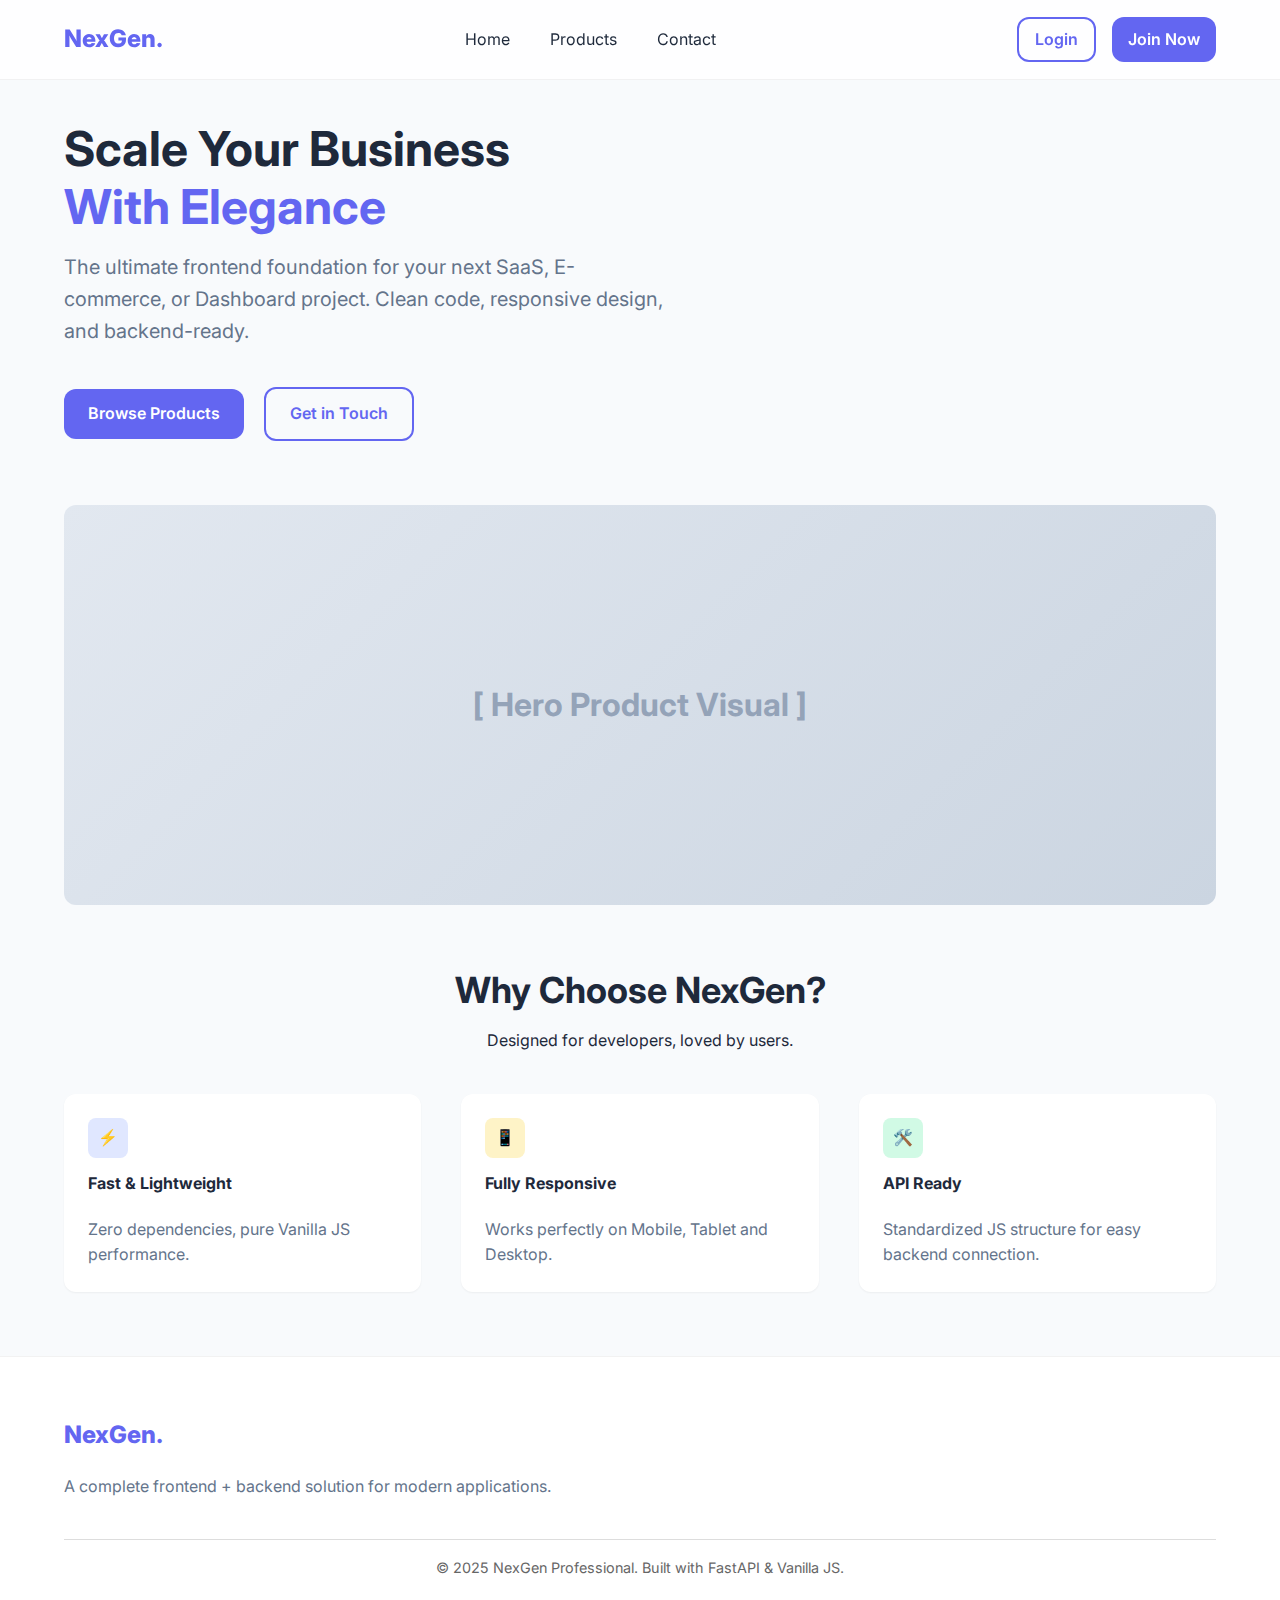
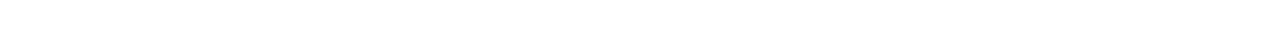
<file: index.html>
<!DOCTYPE html>
<html lang="en">

<head>
    <meta charset="UTF-8">
    <meta name="viewport" content="width=device-width, initial-scale=1.0">
    <title>NexGen | Professional E-Commerce & Dashboard</title>
    <meta name="description"
        content="A premium frontend template for modern web applications. Built with Vanilla JS and CSS3.">
    <!-- Google Fonts -->
    <link rel="preconnect" href="https://fonts.googleapis.com">
    <link rel="preconnect" href="https://fonts.gstatic.com" crossorigin>
    <link href="https://fonts.googleapis.com/css2?family=Inter:wght@400;600;700;800&display=swap" rel="stylesheet">
    <!-- Main Stylesheet -->
    <link rel="stylesheet" href="css/style.css">
</head>

<body>

    <!-- Inject Navbar via main.js -->
    <header id="main-header"></header>

    <main>
        <!-- Hero Section -->
        <section class="hero container mt-4">
            <div class="hero-content animate-fade">
                <h1>Scale Your Business <br><span style="color: var(--primary)">With Elegance</span></h1>
                <p
                    style="font-size: 1.25rem; color: var(--text-muted); max-width: 600px; margin-bottom: var(--space-lg);">
                    The ultimate frontend foundation for your next SaaS, E-commerce, or Dashboard project.
                    Clean code, responsive design, and backend-ready.
                </p>
                <div class="hero-actions">
                    <a href="pages/products.html" class="btn btn-primary">Browse Products</a>
                    <a href="pages/contact.html" class="btn btn-outline" style="margin-left: var(--space-sm);">Get in
                        Touch</a>
                </div>
            </div>
            <div class="hero-image animate-fade" style="animation-delay: 0.2s; margin-top: var(--space-xl);">
                <!-- Mockup placeholder -->
                <div
                    style="width: 100%; height: 400px; background: linear-gradient(135deg, #e2e8f0 0%, #cbd5e1 100%); border-radius: var(--radius); display: flex; align-items: center; justify-content: center; font-weight: 700; color: #94a3b8; font-size: 2rem;">
                    [ Hero Product Visual ]
                </div>
            </div>
        </section>

        <!-- Features Section -->
        <section class="features container" style="margin-top: var(--space-xl);">
            <div class="text-center">
                <h2>Why Choose NexGen?</h2>
                <p>Designed for developers, loved by users.</p>
            </div>
            <div class="footer-grid mt-4">
                <div class="footer-col"
                    style="background: white; padding: var(--space-md); border-radius: var(--radius); box-shadow: var(--shadow-sm);">
                    <div
                        style="width: 40px; height: 40px; background: #e0e7ff; border-radius: 8px; margin-bottom: 1rem; display: flex; align-items: center; justify-content: center; color: var(--primary);">
                        ⚡</div>
                    <h4>Fast & Lightweight</h4>
                    <p>Zero dependencies, pure Vanilla JS performance.</p>
                </div>
                <div class="footer-col"
                    style="background: white; padding: var(--space-md); border-radius: var(--radius); box-shadow: var(--shadow-sm);">
                    <div
                        style="width: 40px; height: 40px; background: #fef3c7; border-radius: 8px; margin-bottom: 1rem; display: flex; align-items: center; justify-content: center; color: var(--accent);">
                        📱</div>
                    <h4>Fully Responsive</h4>
                    <p>Works perfectly on Mobile, Tablet and Desktop.</p>
                </div>
                <div class="footer-col"
                    style="background: white; padding: var(--space-md); border-radius: var(--radius); box-shadow: var(--shadow-sm);">
                    <div
                        style="width: 40px; height: 40px; background: #d1fae5; border-radius: 8px; margin-bottom: 1rem; display: flex; align-items: center; justify-content: center; color: var(--success);">
                        🛠️</div>
                    <h4>API Ready</h4>
                    <p>Standardized JS structure for easy backend connection.</p>
                </div>
            </div>
        </section>
    </main>

    <!-- Inject Footer via main.js -->
    <footer id="main-footer"></footer>

    <!-- Scripts -->
    <script src="js/main.js" type="module"></script>
</body>

</html>
</file>
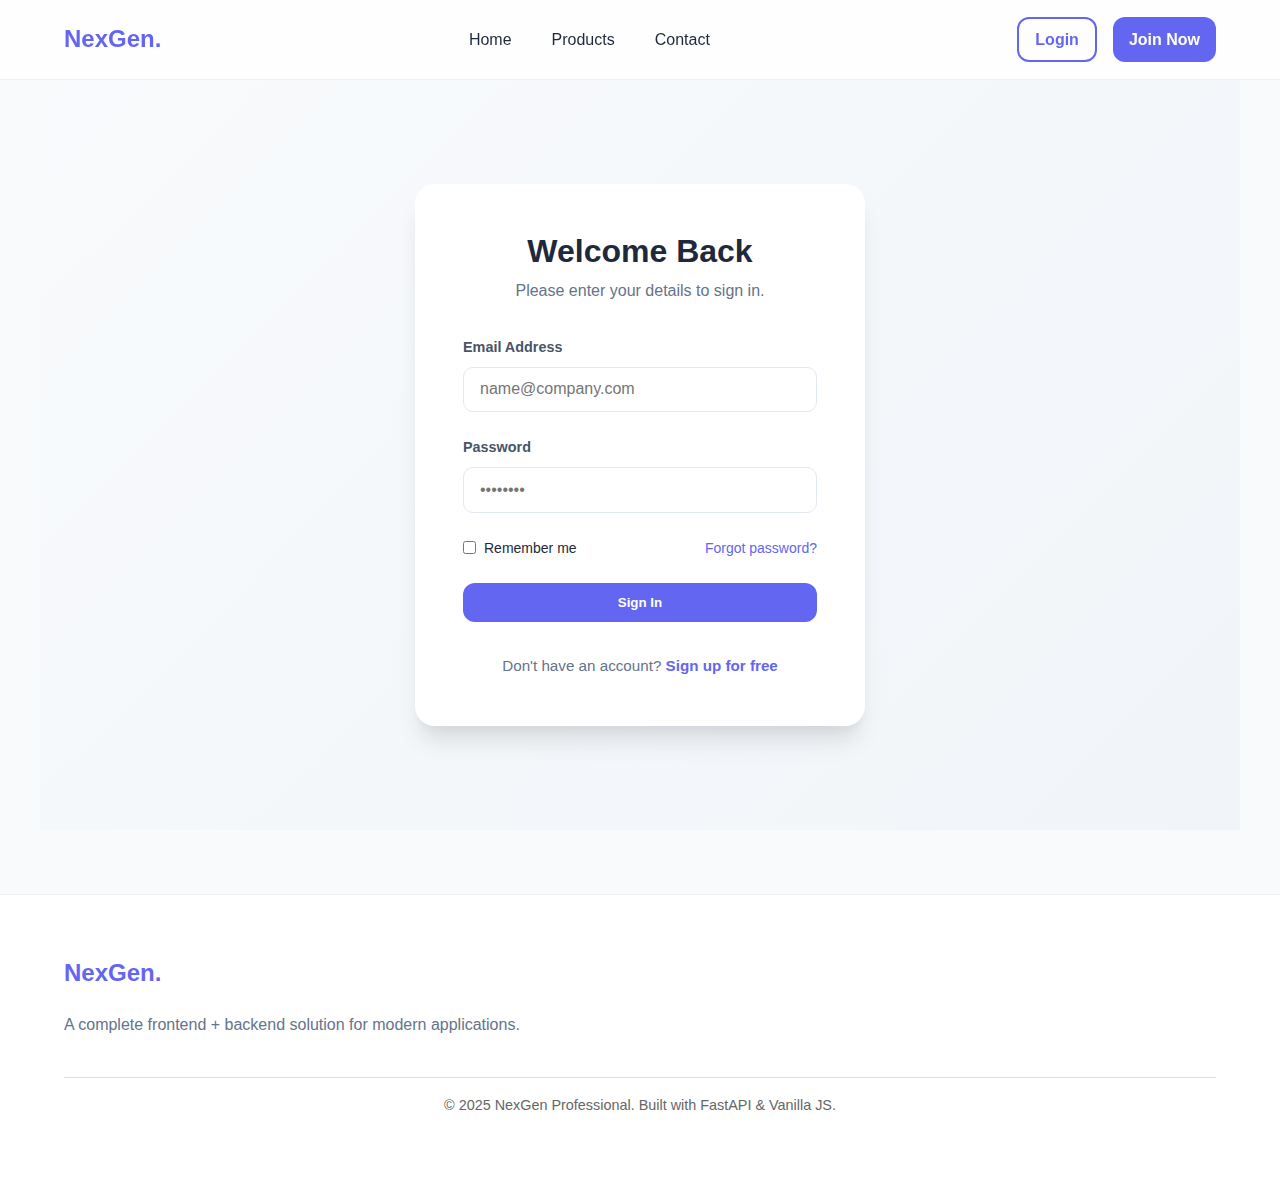
<file: pages/admin.html>
<!DOCTYPE html>
<html lang="en">

<head>
    <meta charset="UTF-8">
    <meta name="viewport" content="width=device-width, initial-scale=1.0">
    <title>Manage Products | NexGen Admin</title>
    <link rel="stylesheet" href="../css/style.css">
    <link rel="stylesheet" href="../css/pages/products.css">
    <style>
        .admin-table {
            width: 100%;
            border-collapse: collapse;
            background: white;
            border-radius: var(--radius);
            overflow: hidden;
            box-shadow: var(--shadow-md);
            margin-top: var(--space-lg);
        }

        .admin-table th,
        .admin-table td {
            padding: 1rem;
            text-align: left;
            border-bottom: 1px solid #f1f5f9;
        }

        .admin-table th {
            background: #f8fafc;
            font-weight: 700;
            color: var(--secondary);
        }

        .btn-small {
            padding: 0.4rem 0.8rem;
            font-size: 0.8rem;
            border-radius: 6px;
        }
    </style>
</head>

<body style="background-color: #f1f5f9;">
    <!-- Auth Guard -->
    <script>
        if (!localStorage.getItem('user')) {
            window.location.href = 'login.html';
        }
    </script>

    <header id="main-header"></header>

    <main class="container mt-4">
        <header
            style="display: flex; justify-content: space-between; align-items: center; margin-bottom: var(--space-lg);">
            <div>
                <h1>Product Management</h1>
                <p style="color: var(--text-muted);">Create, update, or delete products from the inventory.</p>
            </div>
            <button id="add-product-btn" class="btn btn-primary">+ Add New Product</button>
        </header>

        <section id="admin-content">
            <table class="admin-table">
                <thead>
                    <tr>
                        <th>ID</th>
                        <th>Icon</th>
                        <th>Name</th>
                        <th>Category</th>
                        <th>Price</th>
                        <th>Actions</th>
                    </tr>
                </thead>
                <tbody id="product-table-body">
                    <!-- Rows injected via JS -->
                    <tr>
                        <td colspan="6" style="text-align:center;">Loading products...</td>
                    </tr>
                </tbody>
            </table>
        </section>
    </main>

    <!-- Modal for Add/Edit -->
    <div id="product-modal" class="modal">
        <div class="modal-content">
            <div class="modal-header">
                <h3 id="modal-title">Add New Product</h3>
                <span id="close-modal" class="close-btn">&times;</span>
            </div>
            <form id="product-form" class="product-form">
                <input type="hidden" id="product-id">
                <div class="form-group">
                    <label>Product Name</label>
                    <input type="text" id="name" placeholder="Enter product name" required>
                </div>
                <div class="form-group">
                    <label>Price ($)</label>
                    <input type="number" step="0.01" id="price" placeholder="0.00" required>
                </div>
                <div class="form-group">
                    <label>Category</label>
                    <select id="category">
                        <option value="Tech">Tech</option>
                        <option value="Gaming">Gaming</option>
                        <option value="Furniture">Furniture</option>
                        <option value="Home">Home</option>
                    </select>
                </div>
                <div class="form-group">
                    <label>Icon (Emoji)</label>
                    <input type="text" id="image" placeholder="e.g. 🎧" required>
                </div>
                <button type="submit" class="btn btn-primary" style="width: 100%; margin-top: 1rem;">Save
                    Product</button>
            </form>
        </div>
    </div>

    <footer id="main-footer"></footer>

    <script src="../js/main.js" type="module"></script>
    <script type="module">
        import { APIService } from '../js/api.js';

        const modal = document.getElementById('product-modal');
        const productForm = document.getElementById('product-form');
        const tableBody = document.getElementById('product-table-body');
        let allProducts = [];

        async function init() {
            loadProducts();
            setupEvents();
        }

        async function loadProducts() {
            try {
                allProducts = await APIService.getProducts();
                renderTable();
            } catch (err) {
                tableBody.innerHTML = `<tr><td colspan="6" style="text-align:center; color: red;">Error: ${err.message}</td></tr>`;
            }
        }

        function renderTable() {
            if (allProducts.length === 0) {
                tableBody.innerHTML = `<tr><td colspan="6" style="text-align:center;">No products found.</td></tr>`;
                return;
            }

            tableBody.innerHTML = allProducts.map(p => `
                <tr>
                    <td>#${p.id}</td>
                    <td style="font-size: 1.5rem;">${p.image}</td>
                    <td style="font-weight: 600;">${p.name}</td>
                    <td><span style="background: #e2e8f0; padding: 2px 8px; border-radius: 4px; font-size: 0.75rem;">${p.category}</span></td>
                    <td>$${p.price.toFixed(2)}</td>
                    <td>
                        <button class="btn btn-edit btn-small edit-btn" data-id="${p.id}">Edit</button>
                        <button class="btn btn-delete btn-small delete-btn" data-id="${p.id}">Delete</button>
                    </td>
                </tr>
            `).join('');

            document.querySelectorAll('.edit-btn').forEach(btn => btn.onclick = () => openEditModal(btn.dataset.id));
            document.querySelectorAll('.delete-btn').forEach(btn => btn.onclick = () => handleDelete(btn.dataset.id));
        }

        function setupEvents() {
            document.getElementById('add-product-btn').onclick = openAddModal;
            document.getElementById('close-modal').onclick = () => modal.classList.remove('active');
            productForm.onsubmit = handleFormSubmit;
        }

        function openAddModal() {
            document.getElementById('modal-title').innerText = "Add New Product";
            productForm.reset();
            document.getElementById('product-id').value = "";
            modal.classList.add('active');
        }

        function openEditModal(id) {
            const p = allProducts.find(x => x.id == id);
            if (!p) return;
            document.getElementById('modal-title').innerText = "Edit Product";
            document.getElementById('product-id').value = p.id;
            document.getElementById('name').value = p.name;
            document.getElementById('price').value = p.price;
            document.getElementById('category').value = p.category;
            document.getElementById('image').value = p.image;
            modal.classList.add('active');
        }

        async function handleFormSubmit(e) {
            e.preventDefault();
            const id = document.getElementById('product-id').value;
            const data = {
                name: document.getElementById('name').value,
                price: parseFloat(document.getElementById('price').value),
                category: document.getElementById('category').value,
                image: document.getElementById('image').value
            };

            try {
                if (id) await APIService.updateProduct(id, data);
                else await APIService.createProduct(data);

                modal.classList.remove('active');
                loadProducts();
            } catch (err) { alert("Action failed"); }
        }

        async function handleDelete(id) {
            if (!confirm("Delete this product?")) return;
            try {
                await APIService.deleteProduct(id);
                loadProducts();
            } catch (err) { alert("Delete failed"); }
        }

        init();
    </script>
</body>

</html>
</file>
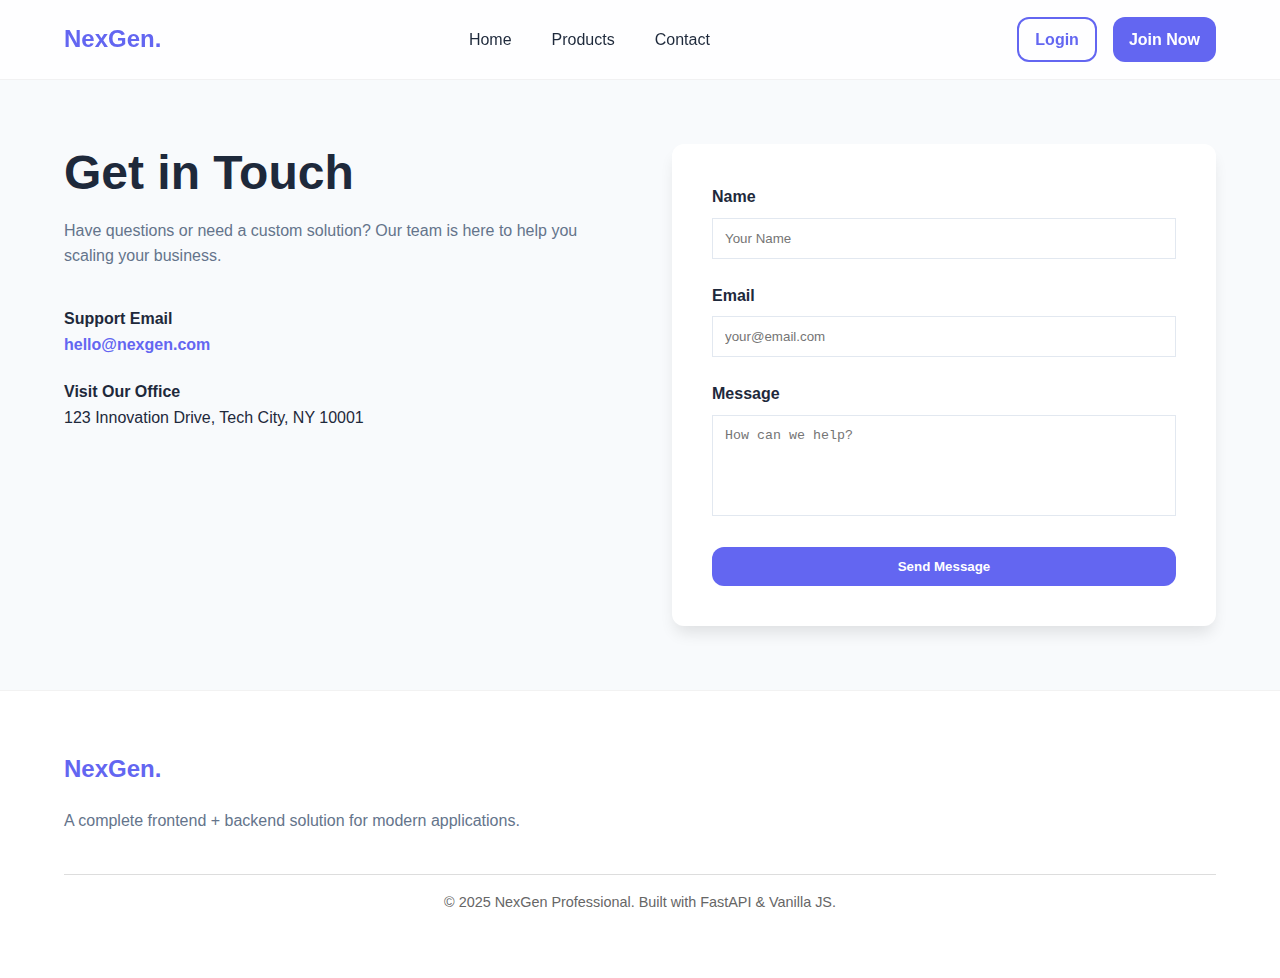
<file: pages/contact.html>
<!DOCTYPE html>
<html lang="en">

<head>
    <meta charset="UTF-8">
    <meta name="viewport" content="width=device-width, initial-scale=1.0">
    <title>Contact Us | NexGen</title>
    <link rel="stylesheet" href="../css/style.css">
</head>

<body>
    <header id="main-header"></header>

    <main class="container mt-4">
        <div
            style="display: grid; grid-template-columns: repeat(auto-fit, minmax(300px, 1fr)); gap: var(--space-xl); margin-top: var(--space-xl);">
            <div>
                <h1>Get in Touch</h1>
                <p style="color: var(--text-muted); margin-bottom: var(--space-lg);">Have questions or need a custom
                    solution? Our team is here to help you scaling your business.</p>

                <div style="margin-bottom: var(--space-md);">
                    <h4 style="margin-bottom: 0.25rem;">Support Email</h4>
                    <p style="color: var(--primary); font-weight: 600;">hello@nexgen.com</p>
                </div>

                <div style="margin-bottom: var(--space-md);">
                    <h4 style="margin-bottom: 0.25rem;">Visit Our Office</h4>
                    <p>123 Innovation Drive, Tech City, NY 10001</p>
                </div>
            </div>

            <div
                style="background: white; padding: var(--space-lg); border-radius: var(--radius); box-shadow: var(--shadow-lg);">
                <form id="contact-form">
                    <div style="margin-bottom: 1.5rem;">
                        <label style="display: block; margin-bottom: 0.5rem; font-weight: 600;">Name</label>
                        <input type="text" class="btn-outline"
                            style="width: 100%; padding: 0.75rem; border: 1px solid #e2e8f0; color: var(--text-main); text-align: left;"
                            placeholder="Your Name" required>
                    </div>
                    <div style="margin-bottom: 1.5rem;">
                        <label style="display: block; margin-bottom: 0.5rem; font-weight: 600;">Email</label>
                        <input type="email" class="btn-outline"
                            style="width: 100%; padding: 0.75rem; border: 1px solid #e2e8f0; color: var(--text-main); text-align: left;"
                            placeholder="your@email.com" required>
                    </div>
                    <div style="margin-bottom: 1.5rem;">
                        <label style="display: block; margin-bottom: 0.5rem; font-weight: 600;">Message</label>
                        <textarea rows="5" class="btn-outline"
                            style="width: 100%; padding: 0.75rem; border: 1px solid #e2e8f0; color: var(--text-main); resize: none;"
                            placeholder="How can we help?"></textarea>
                    </div>
                    <button type="submit" class="btn btn-primary" style="width: 100%;">Send Message</button>
                    <div id="contact-success"
                        style="display:none; color: var(--success); text-align: center; margin-top: 1rem; font-weight: 600;">
                        Message sent successfully!
                    </div>
                </form>
            </div>
        </div>
    </main>

    <footer id="main-footer"></footer>

    <script src="../js/main.js" type="module"></script>
    <script>
        <script type="module">
            import {APIService} from '../js/api.js';

            document.getElementById('contact-form').addEventListener('submit', async function (e) {
                e.preventDefault();
            const btn = this.querySelector('button');
            const success = document.getElementById('contact-success');

            // Gather data
            const payload = {
                name: this.querySelector('input[placeholder="Your Name"]').value,
            email: this.querySelector('input[placeholder="your@email.com"]').value,
            message: this.querySelector('textarea').value
            };

            const originalText = btn.innerText;
            btn.innerText = 'Sending...';
            btn.disabled = true;

            try {
                await APIService.sendInfo(payload);
            btn.style.display = 'none';
            success.style.display = 'block';
            this.reset();
            } catch (err) {
                alert("Failed to send: " + err.message);
            btn.innerText = originalText;
            btn.disabled = false;
            }
        });
    </script>
</body>

</html>
</file>
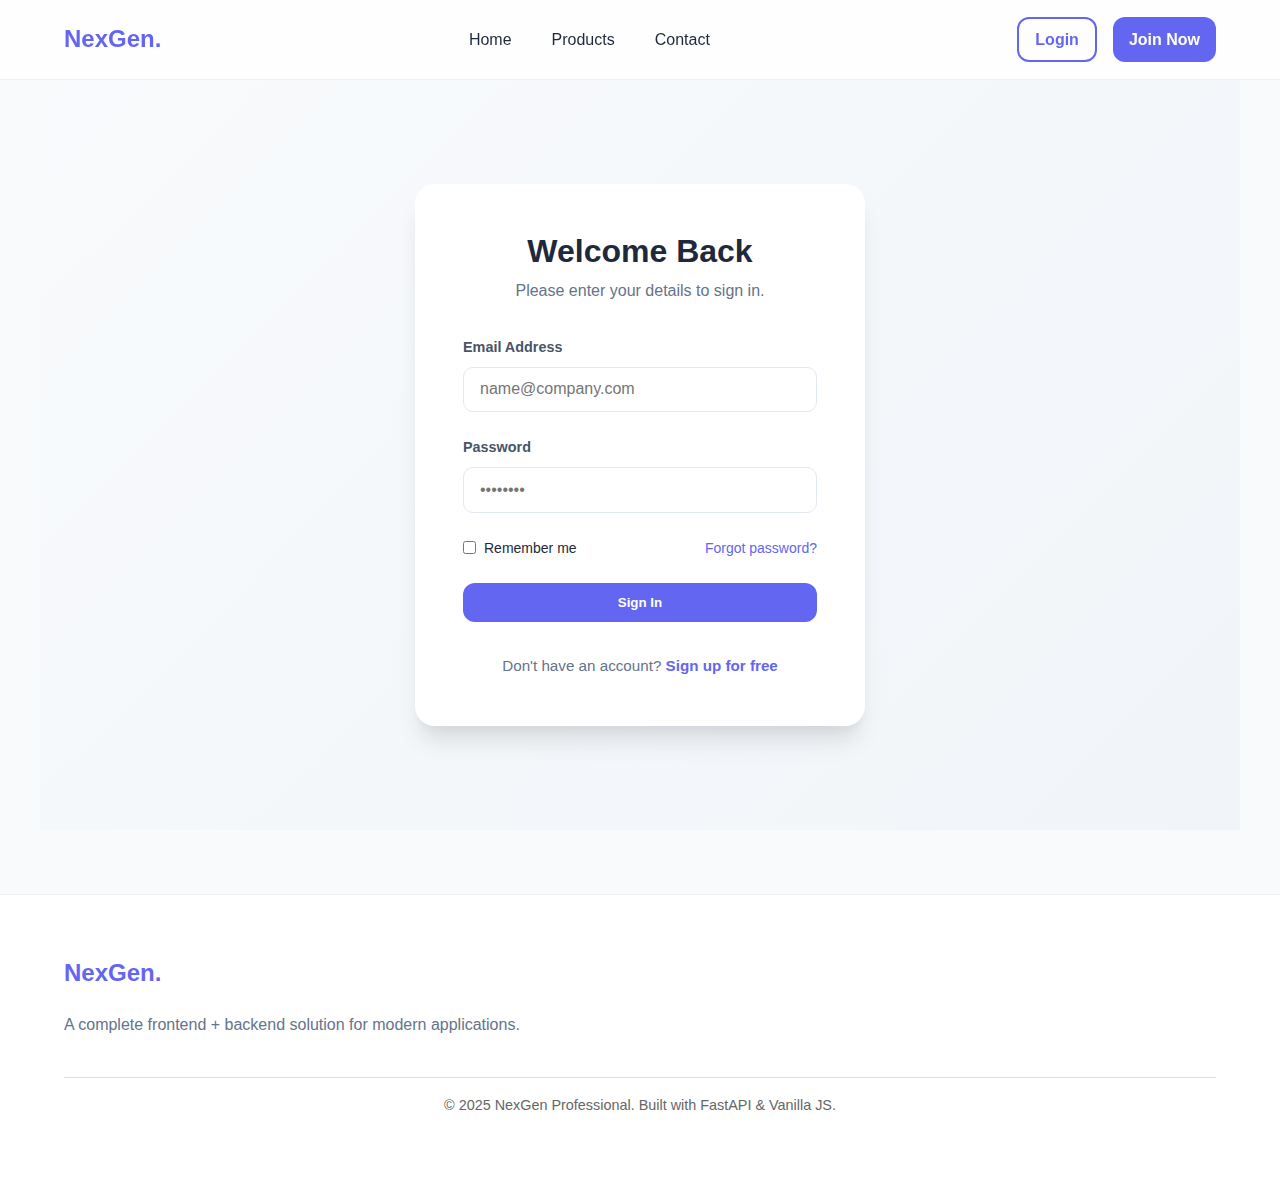
<file: pages/dashboard.html>
<!DOCTYPE html>
<html lang="en">

<head>
    <meta charset="UTF-8">
    <meta name="viewport" content="width=device-width, initial-scale=1.0">
    <title>Dashboard | NexGen</title>
    <link rel="stylesheet" href="../css/style.css">
</head>

<body style="background-color: #f1f5f9;">
    <!-- Simple check before anything renders -->
    <script>
        if (!localStorage.getItem('user')) {
            window.location.href = 'login.html';
        }
    </script>

    <header id="main-header"></header>

    <main class="container mt-4">
        <div
            style="background: white; padding: var(--space-lg); border-radius: var(--radius); box-shadow: var(--shadow-md);">
            <header
                style="display: flex; justify-content: space-between; align-items: center; margin-bottom: var(--space-lg);">
                <div>
                    <h1>User Dashboard</h1>
                    <p id="user-welcome">Welcome back, loading...</p>
                </div>
                <div id="stats-summary" style="display: flex; gap: var(--space-lg);">
                    <div class="text-center">
                        <div style="font-size: 1.5rem; font-weight: 800; color: var(--primary);">12</div>
                        <div style="font-size: 0.75rem; color: var(--text-muted);">Orders</div>
                    </div>
                    <div class="text-center">
                        <div style="font-size: 1.5rem; font-weight: 800; color: var(--success);">$1,240</div>
                        <div style="font-size: 0.75rem; color: var(--text-muted);">Spent</div>
                    </div>
                </div>
            </header>

            <section style="margin-top: var(--space-xl);">
                <h3>Recent Activity</h3>
                <div style="margin-top: var(--space-md); border-top: 1px solid rgba(0,0,0,0.05);">
                    <div
                        style="padding: 1rem 0; border-bottom: 1px solid rgba(0,0,0,0.05); display: flex; justify-content: space-between;">
                        <span>Order #19284 - Wireless Headset</span>
                        <span style="color: var(--success); font-weight: 600;">Delivered</span>
                    </div>
                    <div
                        style="padding: 1rem 0; border-bottom: 1px solid rgba(0,0,0,0.05); display: flex; justify-content: space-between;">
                        <span>Order #19275 - Ergo Chair</span>
                        <span style="color: var(--accent); font-weight: 600;">Processing</span>
                    </div>
                </div>
            </section>
        </div>
    </main>

    <footer id="main-footer"></footer>

    <script src="../js/main.js" type="module"></script>
    <script type="module">
        import { APIService } from '../js/api.js';

        async function loadProfile() {
            try {
                const profile = await APIService.getUserProfile();
                document.getElementById('user-welcome').innerText = `Welcome back, ${profile.name}! You've been a member since ${profile.joinedDate}.`;
            } catch (err) {
                console.error(err);
                document.getElementById('user-welcome').innerHTML = `<span style="color: var(--error)">Error loading profile: ${err.message}</span>`;
            }
        }
        loadProfile();
    </script>
</body>

</html>
</file>
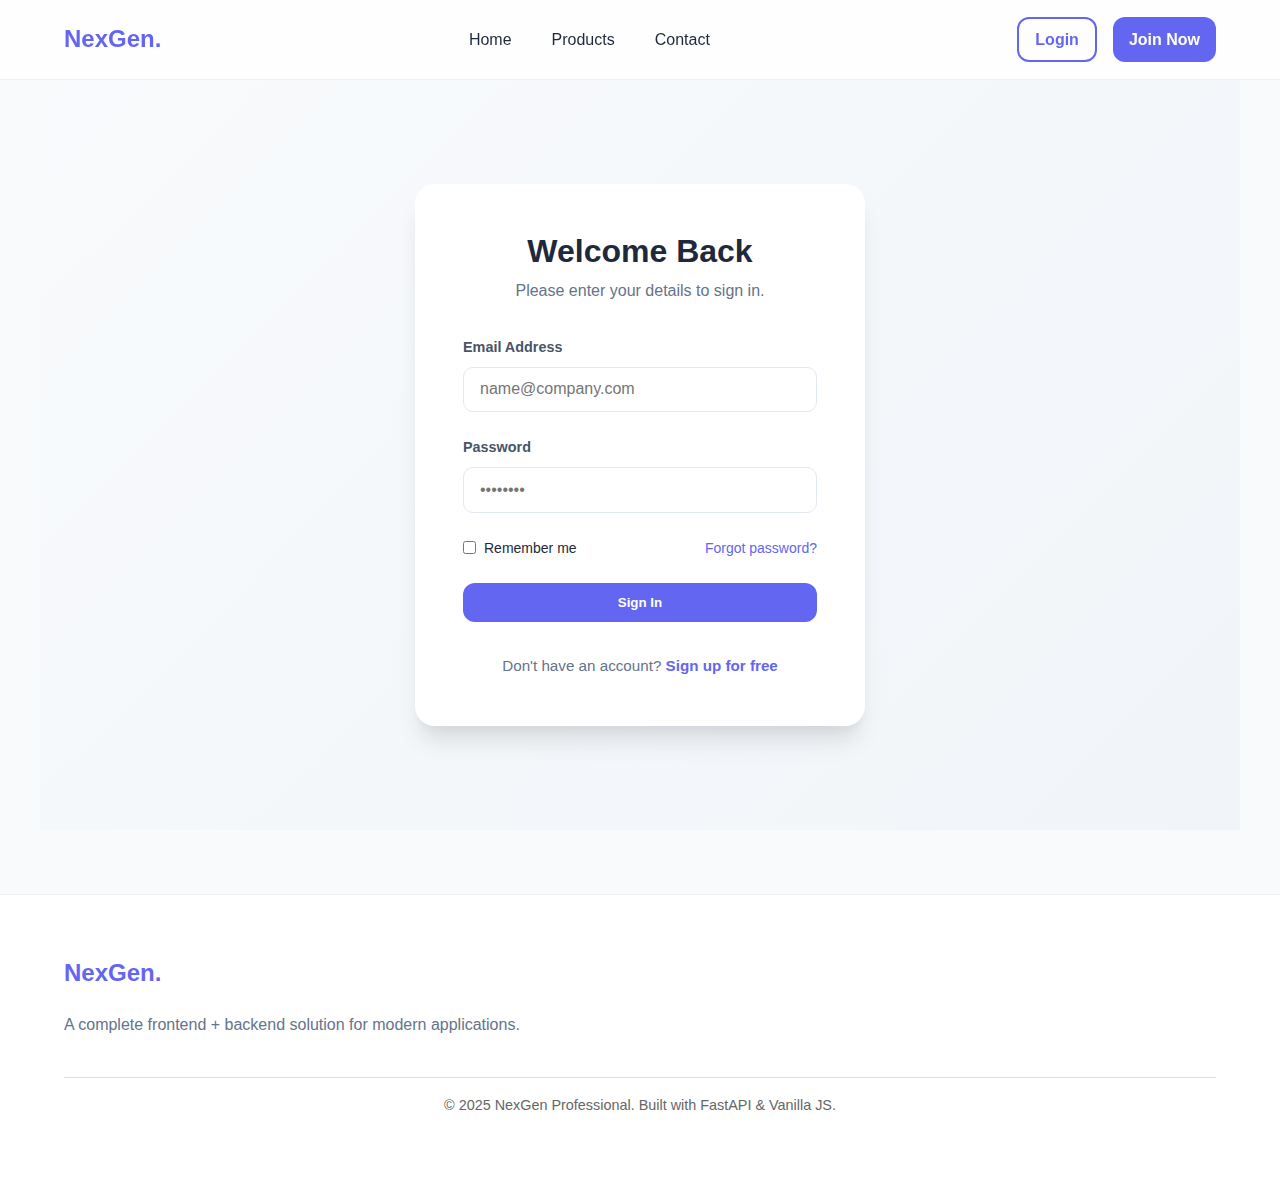
<file: pages/login.html>
<!DOCTYPE html>
<html lang="en">

<head>
    <meta charset="UTF-8">
    <meta name="viewport" content="width=device-width, initial-scale=1.0">
    <title>Login | NexGen</title>
    <link rel="stylesheet" href="../css/style.css">
    <link rel="stylesheet" href="../css/pages/auth.css">
</head>

<body>
    <header id="main-header"></header>

    <main class="auth-wrapper container">
        <div class="auth-card">
            <h2 class="text-center">Welcome Back</h2>
            <p class="text-center" style="color: var(--text-muted); margin-bottom: 2rem;">Please enter your details to
                sign in.</p>

            <form id="login-form">
                <div class="form-group">
                    <label for="email">Email Address</label>
                    <input type="email" id="email" class="form-input" placeholder="name@company.com" required>
                    <span id="email-error" class="error-message"></span>
                </div>

                <div class="form-group">
                    <label for="password">Password</label>
                    <input type="password" id="password" class="form-input" placeholder="••••••••" required>
                    <span id="password-error" class="error-message"></span>
                </div>

                <div style="display: flex; justify-content: space-between; align-items: center; margin-bottom: 1.5rem;">
                    <label
                        style="font-size: 0.875rem; display: flex; align-items: center; gap: 0.5rem; cursor: pointer;">
                        <input type="checkbox"> Remember me
                    </label>
                    <a href="#" style="font-size: 0.875rem; color: var(--primary);">Forgot password?</a>
                </div>

                <button type="submit" class="btn btn-primary" style="width: 100%;">Sign In</button>
            </form>

            <div class="auth-footer">
                Don't have an account? <a href="register.html">Sign up for free</a>
            </div>
        </div>
    </main>

    <footer id="main-footer"></footer>

    <script src="../js/main.js" type="module"></script>
    <script src="../js/auth.js" type="module"></script>
</body>

</html>
</file>
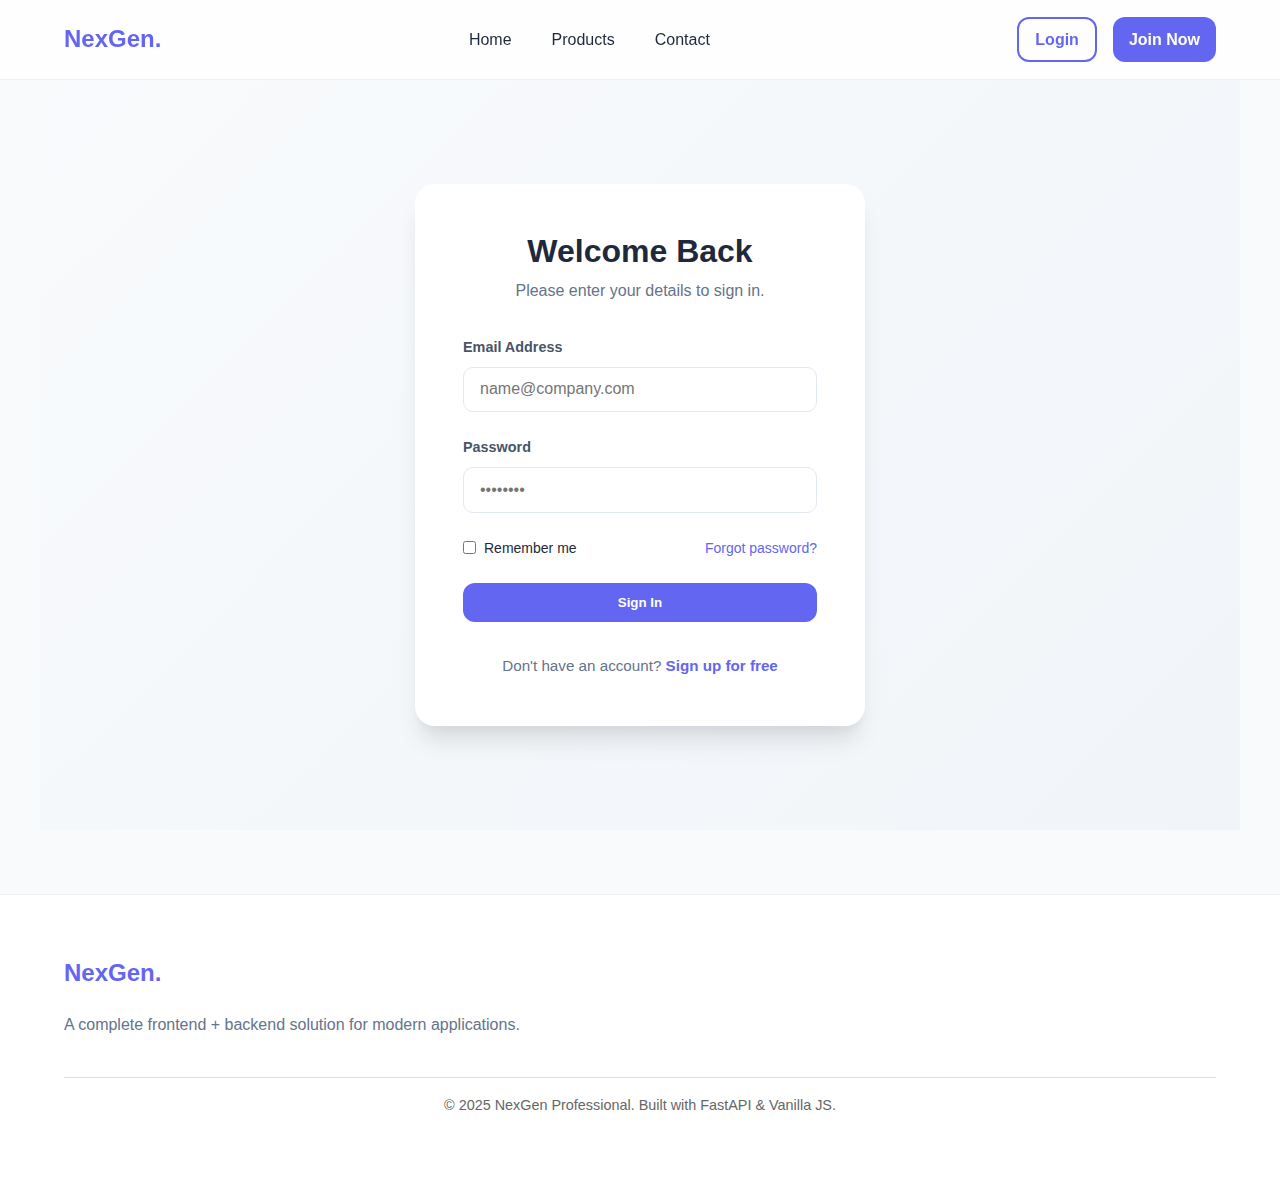
<file: pages/products.html>
<!DOCTYPE html>
<html lang="en">

<head>
    <meta charset="UTF-8">
    <meta name="viewport" content="width=device-width, initial-scale=1.0">
    <title>Product Management | NexGen</title>
    <link rel="stylesheet" href="../css/style.css">
    <link rel="stylesheet" href="../css/pages/products.css">
    <style>
        /* Ensuring Edit/Delete buttons are very visible */
        .card-actions {
            display: flex;
            gap: 0.5rem;
            margin-top: 1.5rem;
            padding-top: 1rem;
            border-top: 1px solid #eee;
        }

        .btn-edit {
            background-color: #4f46e5;
            color: white;
            flex: 1;
            padding: 0.5rem;
            border-radius: 6px;
            font-size: 0.85rem;
            font-weight: 600;
        }

        .btn-delete {
            background-color: #ef4444;
            color: white;
            flex: 1;
            padding: 0.5rem;
            border-radius: 6px;
            font-size: 0.85rem;
            font-weight: 600;
        }

        .controls-header {
            display: flex;
            justify-content: space-between;
            align-items: center;
            margin-bottom: 2rem;
            background: white;
            padding: 1.5rem;
            border-radius: 12px;
            box-shadow: var(--shadow-sm);
        }

        .search-box {
            padding: 0.75rem 1rem;
            border: 1px solid #ddd;
            border-radius: 8px;
            width: 300px;
        }
    </style>
</head>

<body>
    <!-- Simple check before anything renders -->
    <script>
        if (!localStorage.getItem('access_token')) {
            window.location.href = 'login.html';
        }
    </script>
    <header id="main-header"></header>

    <main class="container mt-4">
        <div class="controls-header">
            <div>
                <h1>Product Inventory</h1>
                <p style="color: var(--text-muted);">Manage your current stock and products.</p>
            </div>
            <div style="display: flex; gap: 1rem;">
                <input type="text" id="search-input" class="search-box" placeholder="Search products...">
                <button id="add-product-btn" class="btn btn-primary">+ Add New Product</button>
            </div>
        </div>

        <div id="product-list" class="products-grid">
            <!-- Products will be rendered here -->
            <p>Loading your products...</p>
        </div>
    </main>

    <!-- The Modal for Adding/Updating -->
    <div id="product-modal" class="modal">
        <div class="modal-content">
            <div class="modal-header">
                <h3 id="modal-title">New Product</h3>
                <span id="close-modal" class="close-btn">&times;</span>
            </div>
            <form id="product-form" class="product-form" onsubmit="handleSaveProduct(event)">
                <input type="hidden" id="product-id">
                <div class="form-group">
                    <label>Product Name</label>
                    <input type="text" id="name" placeholder="E.g. Wireless Mouse" required>
                </div>
                <div class="form-group">
                    <label>Price ($)</label>
                    <input type="number" step="0.01" id="price" placeholder="29.99" required>
                </div>
                <div class="form-group">
                    <label>Category</label>
                    <select id="category">
                        <option value="Tech">Tech</option>
                        <option value="Gaming">Gaming</option>
                        <option value="Furniture">Furniture</option>
                        <option value="Home">Home</option>
                    </select>
                </div>
                <div class="form-group">
                    <label>Product Image/Icon (Emoji)</label>
                    <input type="text" id="image" placeholder="🖱️" required>
                </div>
                <button type="submit" class="btn btn-primary" style="width: 100%; margin-top: 1rem;">Save
                    Product</button>
            </form>
        </div>
    </div>

    <footer id="main-footer"></footer>

    <script src="../js/main.js" type="module"></script>
    <script type="module">
        import { APIService } from '../js/api.js';

        const productList = document.getElementById('product-list');
        const productForm = document.getElementById('product-form');
        const modal = document.getElementById('product-modal');
        let products = [];

        async function loadProducts() {
            try {
                products = await APIService.getProducts();
                renderItems(products);
            } catch (err) {
                productList.innerHTML = `<div style="text-align:center; padding: 2rem; color: var(--error);">
                    <h3>Oops! Could not load products.</h3>
                    <p>${err.message}</p>
                    <p style="font-size: 0.8rem; color: var(--text-muted); margin-top: 0.5rem;">Ensure the backend is running.</p>
                </div>`;
            }
        }

        function renderItems(items) {
            if (items.length === 0) {
                productList.innerHTML = "<p>No products found. Add one to see it here!</p>";
                return;
            }

            productList.innerHTML = items.map(p => {
                // Defensive check for price to prevent JS errors
                const displayPrice = typeof p.price === 'number' ? p.price.toFixed(2) : p.price;

                return `
                <div class="product-card">
                    <div class="product-img" style="font-size: 3rem; padding: 2rem; background: #f8fafc; text-align: center;">
                        ${p.image || '📦'}
                    </div>
                    <div class="product-info" style="padding: 1.5rem;">
                        <span class="product-cat" style="font-size: 0.7rem; text-transform: uppercase; color: #6366f1;">${p.category}</span>
                        <h3 style="margin: 0.5rem 0;">${p.name}</h3>
                        <div style="font-weight: 700; color: #1e293b; font-size: 1.25rem;">$${displayPrice}</div>
                        
                        <!-- These are the buttons you requested! -->
                        <div class="card-actions">
                            <button class="btn-edit edit-btn" data-id="${p.id}">Edit</button>
                            <button class="btn-delete delete-btn" data-id="${p.id}">Delete</button>
                        </div>
                    </div>
                </div>
            `}).join('');

            // Add Click Events
            document.querySelectorAll('.edit-btn').forEach(btn => {
                btn.onclick = () => openEdit(btn.dataset.id);
            });
            document.querySelectorAll('.delete-btn').forEach(btn => {
                btn.onclick = () => handleDelete(btn.dataset.id);
            });
        }

        // Open Modal for Editing
        function openEdit(id) {
            const p = products.find(x => x.id == id);
            if (!p) return;

            document.getElementById('modal-title').innerText = "Update Product";
            document.getElementById('product-id').value = p.id;
            document.getElementById('name').value = p.name;
            document.getElementById('price').value = p.price;
            document.getElementById('category').value = p.category;
            document.getElementById('image').value = p.image;

            modal.classList.add('active');
        }

        // Delete Product
        async function handleDelete(id) {
            if (confirm("Permanently delete this product?")) {
                await APIService.deleteProduct(id);
                loadProducts();
            }
        }

        // Form Submit (Add or Update)
        productForm.onsubmit = async (e) => {
            e.preventDefault();
            const id = document.getElementById('product-id').value;
            const data = {
                name: document.getElementById('name').value,
                price: parseFloat(document.getElementById('price').value),
                category: document.getElementById('category').value,
                image: document.getElementById('image').value
            };

            try {
                if (id) {
                    await APIService.updateProduct(id, data);
                    alert("Product updated successfully!");
                } else {
                    await APIService.createProduct(data);
                    alert("Product created successfully!");
                }
                modal.classList.remove('active');
                loadProducts();
            } catch (err) {
                alert("Error saving product: " + err.message);
            }
        };

        // Open Modal for New Product
        document.getElementById('add-product-btn').onclick = () => {
            document.getElementById('modal-title').innerText = "Create Product";
            productForm.reset();
            document.getElementById('product-id').value = "";
            modal.classList.add('active');
        };

        document.getElementById('close-modal').onclick = () => modal.classList.remove('active');

        // Initial Load
        loadProducts();
    </script>
</body>

</html>
</file>
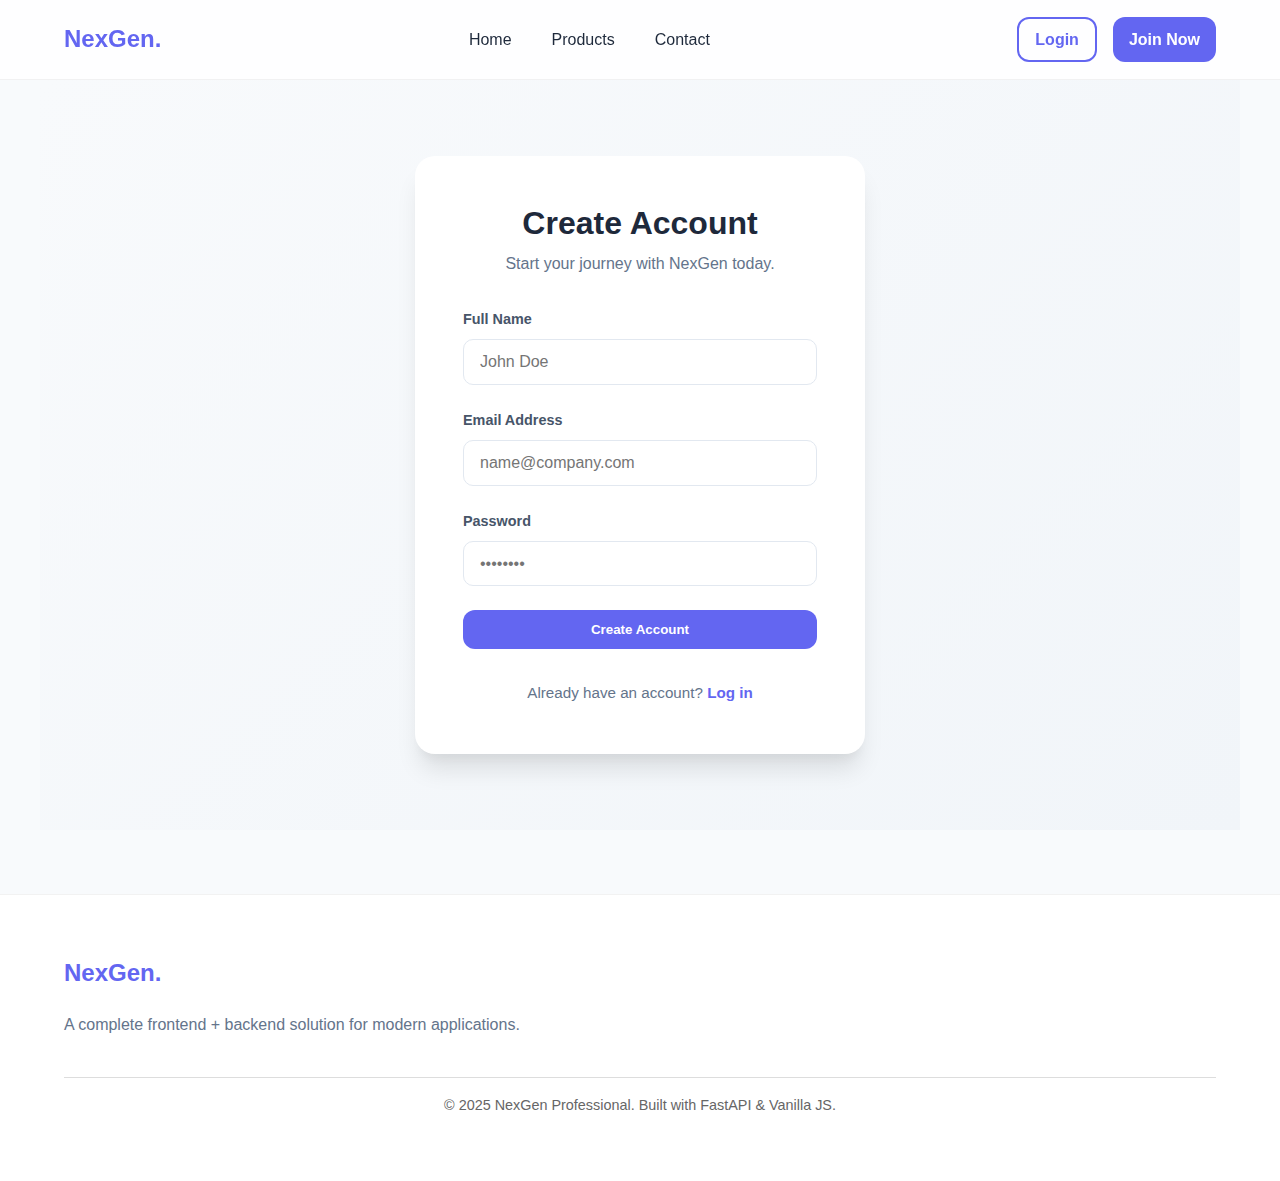
<file: pages/register.html>
<!DOCTYPE html>
<html lang="en">

<head>
    <meta charset="UTF-8">
    <meta name="viewport" content="width=device-width, initial-scale=1.0">
    <title>Register | NexGen</title>
    <link rel="stylesheet" href="../css/style.css">
    <link rel="stylesheet" href="../css/pages/auth.css">
</head>

<body>
    <header id="main-header"></header>

    <main class="auth-wrapper container">
        <div class="auth-card">
            <h2 class="text-center">Create Account</h2>
            <p class="text-center" style="color: var(--text-muted); margin-bottom: 2rem;">Start your journey with NexGen
                today.</p>

            <form id="register-form">
                <div class="form-group">
                    <label for="name">Full Name</label>
                    <input type="text" id="name" class="form-input" placeholder="John Doe" required>
                    <span class="error-message"></span>
                </div>

                <div class="form-group">
                    <label for="email">Email Address</label>
                    <input type="email" id="email" class="form-input" placeholder="name@company.com" required>
                    <span class="error-message"></span>
                </div>

                <div class="form-group">
                    <label for="password">Password</label>
                    <input type="password" id="password" class="form-input" placeholder="••••••••" required>
                    <span class="error-message"></span>
                </div>

                <button type="submit" class="btn btn-primary" style="width: 100%;">Create Account</button>
            </form>

            <div class="auth-footer">
                Already have an account? <a href="login.html">Log in</a>
            </div>
        </div>
    </main>

    <footer id="main-footer"></footer>

    <script src="../js/main.js" type="module"></script>
    <script src="../js/auth.js" type="module"></script>
</body>

</html>
</file>
<file: css/style.css>
/* CSS Design System & Global Styles */
:root {
    /* Color Palette - Modern & Premium */
    --primary: #6366f1;
    --primary-hover: #4f46e5;
    --secondary: #64748b;
    --accent: #f59e0b;
    --background: #f8fafc;
    --surface: #ffffff;
    --text-main: #1e293b;
    --text-muted: #64748b;
    --error: #ef4444;
    --success: #10b981;
    
    /* Spacing */
    --space-xs: 0.5rem;
    --space-sm: 1rem;
    --space-md: 1.5rem;
    --space-lg: 2.5rem;
    --space-xl: 4rem;

    /* Effects */
    --shadow-sm: 0 1px 2px 0 rgb(0 0 0 / 0.05);
    --shadow-md: 0 4px 6px -1px rgb(0 0 0 / 0.1);
    --shadow-lg: 0 10px 15px -3px rgb(0 0 0 / 0.1);
    --radius: 12px;
    --transition: all 0.3s ease;
}

/* Reset */
* {
    margin: 0;
    padding: 0;
    box-sizing: border-box;
}

body {
    font-family: 'Inter', -apple-system, BlinkMacSystemFont, 'Segoe UI', Roboto, sans-serif;
    line-height: 1.6;
    color: var(--text-main);
    background-color: var(--background);
    overflow-x: hidden;
}

a {
    text-decoration: none;
    color: inherit;
    transition: var(--transition);
}

ul {
    list-style: none;
}

button {
    cursor: pointer;
    border: none;
    outline: none;
    font-family: inherit;
}

.container {
    max-width: 1200px;
    margin: 0 auto;
    padding: 0 var(--space-md);
}

/* Typography */
h1, h2, h3, h4 {
    font-weight: 700;
    line-height: 1.2;
    margin-bottom: var(--space-sm);
}

h1 { font-size: 3rem; }
h2 { font-size: 2.25rem; }
h3 { font-size: 1.5rem; }

/* Global Buttons */
.btn {
    display: inline-flex;
    align-items: center;
    justify-content: center;
    padding: 0.75rem 1.5rem;
    border-radius: var(--radius);
    font-weight: 600;
    transition: var(--transition);
    gap: 0.5rem;
}

.btn-primary {
    background-color: var(--primary);
    color: white;
}

.btn-primary:hover {
    background-color: var(--primary-hover);
    transform: translateY(-2px);
    box-shadow: var(--shadow-md);
}

.btn-outline {
    border: 2px solid var(--primary);
    color: var(--primary);
    background: transparent;
}

.btn-outline:hover {
    background: var(--primary);
    color: white;
}

/* Shared Components: Navbar */
.navbar {
    background: rgba(255, 255, 255, 0.8);
    backdrop-filter: blur(10px);
    height: 80px;
    display: flex;
    align-items: center;
    position: sticky;
    top: 0;
    z-index: 1000;
    border-bottom: 1px solid rgba(0,0,0,0.05);
}

.nav-container {
    display: flex;
    justify-content: space-between;
    align-items: center;
    width: 100%;
}

.logo {
    font-size: 1.5rem;
    font-weight: 800;
    color: var(--primary);
}

.nav-links {
    display: flex;
    gap: var(--space-lg);
}

.nav-link:hover {
    color: var(--primary);
}

.nav-auth {
    display: flex;
    gap: var(--space-sm);
}

/* Shared Components: Footer */
.footer {
    background-color: var(--surface);
    padding: var(--space-xl) 0;
    margin-top: var(--space-xl);
    border-top: 1px solid rgba(0,0,0,0.05);
}

.footer-grid {
    display: grid;
    grid-template-columns: repeat(auto-fit, minmax(200px, 1fr));
    gap: var(--space-lg);
}

.footer-col h4 {
    margin-bottom: var(--space-md);
}

.footer-col p {
    color: var(--text-muted);
}

/* Utility Classes */
.text-center { text-align: center; }
.mt-1 { margin-top: var(--space-sm); }
.mt-2 { margin-top: var(--space-md); }
.mt-4 { margin-top: var(--space-lg); }

/* Form Validation Styles */
.error-message {
    color: var(--error);
    font-size: 0.8rem;
    margin-top: 0.25rem;
    display: none;
}

.form-group.error .error-message {
    display: block;
}

.form-group.error .form-input {
    border-color: var(--error);
}

/* Animations */
@keyframes fadeIn {
    from { opacity: 0; transform: translateY(20px); }
    to { opacity: 1; transform: translateY(0); }
}

.animate-fade {
    animation: fadeIn 0.8s ease forwards;
}
</file>
<file: css/pages/products.css>
/* Product Page Styles */
.products-grid {
    display: grid;
    grid-template-columns: repeat(auto-fill, minmax(280px, 1fr));
    gap: var(--space-lg);
    margin-top: var(--space-lg);
}

.product-card {
    background: var(--surface);
    border-radius: var(--radius);
    overflow: hidden;
    transition: var(--transition);
    border: 1px solid rgba(0, 0, 0, 0.05);
}

.product-card:hover {
    transform: translateY(-8px);
    box-shadow: var(--shadow-lg);
}

.product-img {
    height: 200px;
    background: #f1f5f9;
    display: flex;
    align-items: center;
    justify-content: center;
    font-size: 4rem;
}

.product-info {
    padding: var(--space-md);
}

.product-cat {
    text-transform: uppercase;
    font-size: 0.75rem;
    font-weight: 700;
    color: var(--primary);
    margin-bottom: 0.5rem;
}

.product-price {
    font-size: 1.25rem;
    font-weight: 700;
    color: var(--text-main);
    margin-top: 0.5rem;
}

.skeleton {
    background: linear-gradient(90deg, #f0f0f0 25%, #e0e0e0 50%, #f0f0f0 75%);
    background-size: 200% 100%;
    animation: skeleton-loading 1.5s infinite;
}

@keyframes skeleton-loading {
    0% {
        background-position: 200% 0;
    }

    100% {
        background-position: -200% 0;
    }
}

/* Modal Styles */
.modal {
    display: none;
    position: fixed;
    z-index: 2000;
    left: 0;
    top: 0;
    width: 100%;
    height: 100%;
    background-color: rgba(0, 0, 0, 0.5);
    backdrop-filter: blur(4px);
    align-items: center;
    justify-content: center;
}

.modal.active {
    display: flex;
}

.modal-content {
    background: var(--surface);
    padding: var(--space-lg);
    border-radius: var(--radius);
    width: 100%;
    max-width: 500px;
    box-shadow: var(--shadow-lg);
    animation: fadeIn 0.3s ease;
}

.modal-header {
    display: flex;
    justify-content: space-between;
    align-items: center;
    margin-bottom: var(--space-md);
}

.close-btn {
    font-size: 1.5rem;
    cursor: pointer;
    color: var(--text-muted);
}

/* CRUD Action Buttons */
.card-actions {
    display: flex;
    gap: 0.5rem;
    margin-top: 1rem;
}

.btn-edit {
    background: #e0e7ff;
    color: var(--primary);
}

.btn-delete {
    background: #fee2e2;
    color: var(--error);
}

.product-form input,
.product-form select {
    width: 100%;
    padding: 0.75rem;
    margin-bottom: 1rem;
    border: 1px solid #e2e8f0;
    border-radius: var(--radius);
}
</file>
<file: css/pages/auth.css>
/* --- Auth Pages Modern Styling --- */
.auth-wrapper {
    min-height: calc(100vh - 150px);
    display: flex;
    align-items: center;
    justify-content: center;
    background: linear-gradient(135deg, #f8fafc 0%, #f1f5f9 100%);
    padding: 2rem;
}

.auth-card {
    background: #ffffff;
    padding: 3rem;
    border-radius: 20px;
    box-shadow: 0 20px 25px -5px rgba(0, 0, 0, 0.1), 0 10px 10px -5px rgba(0, 0, 0, 0.04);
    width: 100%;
    max-width: 450px;
    animation: slideUp 0.6s ease-out;
}

@keyframes slideUp {
    from {
        opacity: 0;
        transform: translateY(30px);
    }

    to {
        opacity: 1;
        transform: translateY(0);
    }
}

.auth-card h2 {
    font-size: 2rem;
    margin-bottom: 0.5rem;
    color: #1e293b;
}

.form-group {
    margin-bottom: 1.5rem;
}

.form-group label {
    display: block;
    font-weight: 600;
    margin-bottom: 0.5rem;
    font-size: 0.9rem;
    color: #475569;
}

.form-input {
    width: 100%;
    padding: 0.8rem 1rem;
    border: 1.5px solid #e2e8f0;
    border-radius: 10px;
    font-size: 1rem;
    transition: all 0.3s ease;
}

.form-input:focus {
    border-color: #6366f1;
    box-shadow: 0 0 0 4px rgba(99, 102, 241, 0.1);
    outline: none;
}

.auth-footer {
    margin-top: 2rem;
    text-align: center;
    color: #64748b;
    font-size: 0.95rem;
}

.auth-footer a {
    color: #6366f1;
    font-weight: 700;
}

.auth-footer a:hover {
    text-decoration: underline;
}
</file>
